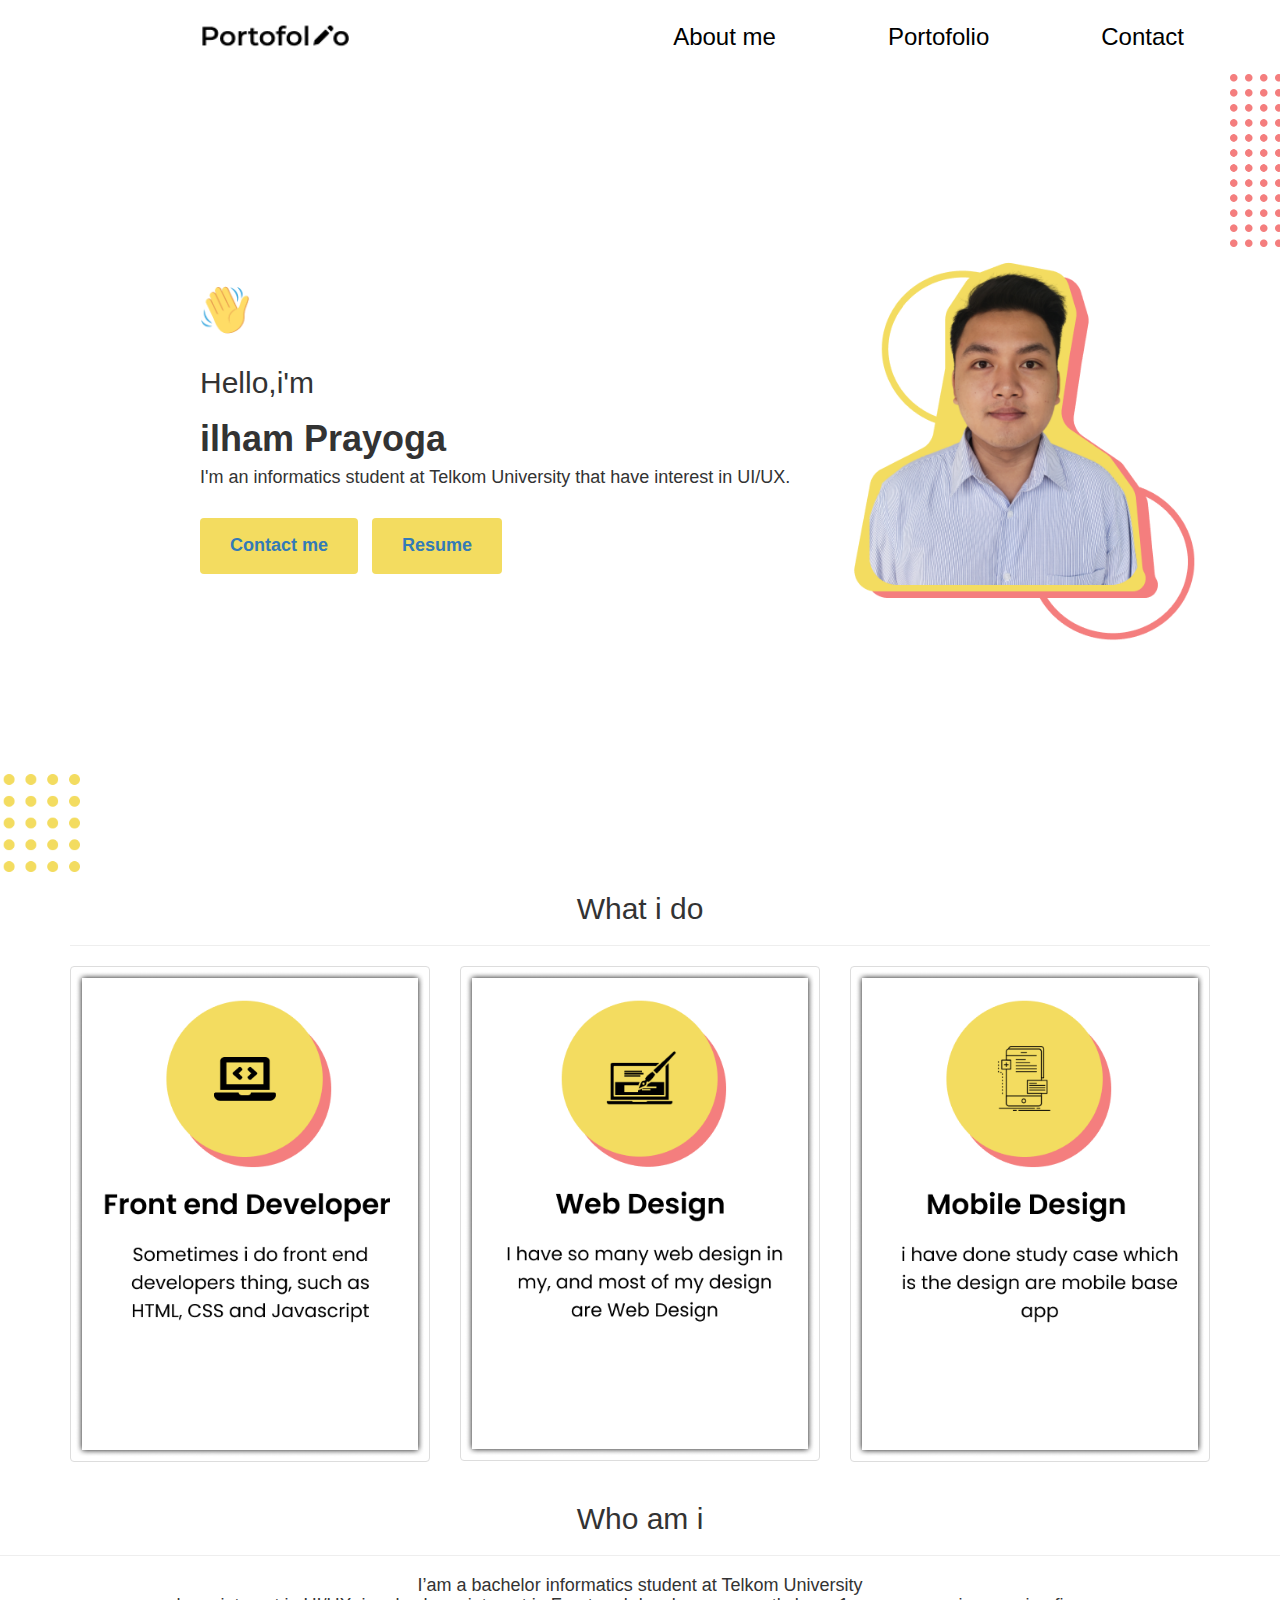
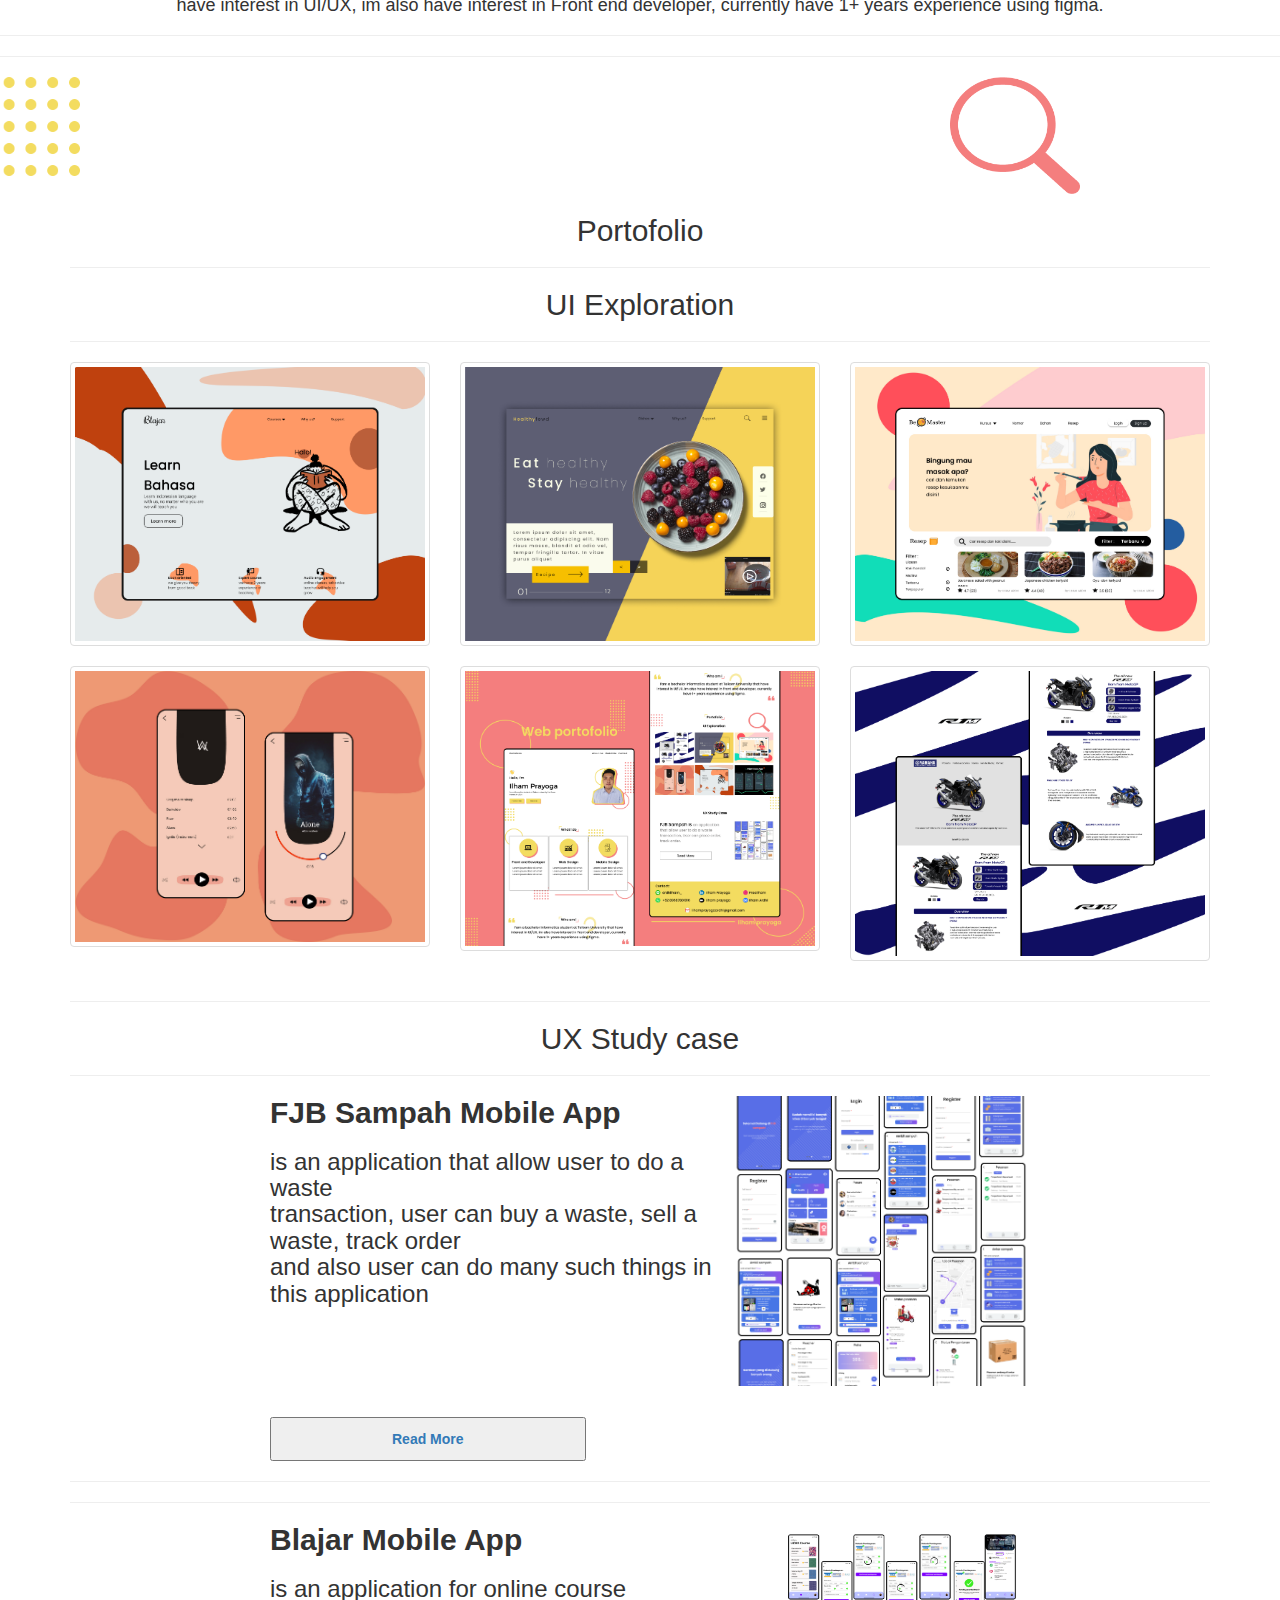
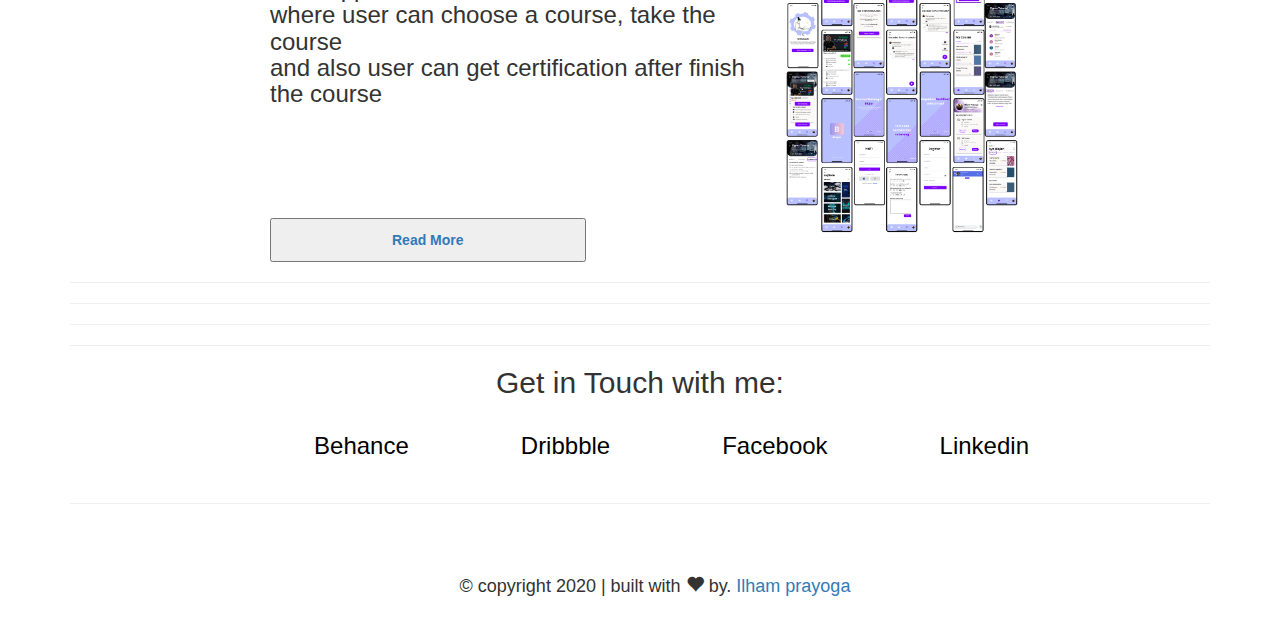
<file: index.html>
<!DOCTYPE html>
<html lang="en">
  <head>
    <meta charset="utf-8">
    <meta http-equiv="X-UA-Compatible" content="IE=edge">
    <meta name="viewport" content="width=device-width, initial-scale=1">
    <!-- The above 3 meta tags *must* come first in the head; any other head content must come *after* these tags -->
    <title>My Portofolio</title>

    <!-- Bootstrap -->
    <link href="css/bootstrap.min.css" rel="stylesheet">
    <link rel="stylesheet" href="css/style.css">

    <!-- HTML5 shim and Respond.js for IE8 support of HTML5 elements and media queries -->
    <!-- WARNING: Respond.js doesn't work if you view the page via file:// -->
    <!--[if lt IE 9]>
      <script src="https://oss.maxcdn.com/html5shiv/3.7.3/html5shiv.min.js"></script>
      <script src="https://oss.maxcdn.com/respond/1.4.2/respond.min.js"></script>
    <![endif]-->
  </head>
  <body>
    <!-- navbar start -->
  <div>
    <img src="img/Logo.png" id="Logo">
      <ul>
        <li><a href="#contact">Contact</a></li>
        <li class="dropdown">
          <a href="#portofolio" class="dropbtn">Portofolio</a>
        <li><a href="#whatido">About me</a></li>
      </ul>
  </div>  
    <!--Navbar End-->

    <!--dekor-->
    <div>
      <img src="img/Titik Merah.png" id="titik">
    </div>
    <!--dekor end-->

    <!-- Hero Banner-->

    <div class="banner">
      <img src="img/hi.png" id="hi">
      <img src="img/ilhamprayoga.png" id="fotoilham">
      <!--<img src="img/Titik Merah.png" id="titik">-->
      <h2>Hello,i'm</h2>
      <h1><b>ilham Prayoga</b></h1>
      <h4>I'm an informatics student at Telkom University that have interest in UI/UX.</h4>
      <a href="http://wa.me/6289687801916">
        <button class="btn btn-outline-secondary tombol"><b>Contact me</b></button>
      </a>
      <a href="img/CV ILHAM PRAYOGA.pdf" download="">
        <button class="btn btn-outline-secondary tombol"><b>Resume</b></button>
      </a>
    </div> 

    <!--akhir Hero banner-->


    <!--dekor-->
    <div>
      <img src="img/Titik Kuning.png" id="titikk">
    </div>
    <!--dekor end-->

   <!--What i do-->
    <section class="whatido">
      <div class="container">
        <div class="row">
          <div class="col-sm-12 text-center">
            <h2 id="whatido">What i do</h2>
            <hr>
          </div>
        </div>
      
      <div class="row">
        <div class="col-sm-4">
          <a href="" class="thumbnail">
            <img src="img/Front end dev.png" alt="">
          </a>
        </div>
        <div class="col-sm-4" id="mid">
          <a href="" class="thumbnail">
            <img src="img/Web Design.png" alt="">
          </a>
        </div>
        <div class="col-sm-4">
          <a href="" class="thumbnail">
            <img src="img/Mobile Design.png" alt="">
          </a>
        </div>
      </div>

    </div>
    </section>
    <!--akhir What i do--> 

    <!--Who am i-->
    <h2 class="text-center">Who am i</h2>
    <hr>
    <h4 class="text-center" id="whoami">I’am a bachelor informatics student at Telkom University<br> have interest in UI/UX, im also have interest in Front end developer, currently have 1+ years experience using figma.</h4>
    <hr>
    <hr>
    <!--akhir Who am i-->
    
    <!--dekor-->
    <div>
      <img src="img/Titik Kuning.png" id="titikk">
      <img src="img/Magnify.png" id="kaca">
    </div>
  <!--dekor end-->
       <!--portofolio-->
       <div class="container">
        <div class="row">
          <div class="col-sm-12 text-center">
            <h2>Portofolio</h2>
            <hr>
            <h2>UI Exploration</h2>
            <hr>
          </div>
        </div>
      
      <div class="row" id="portofolio">
        <div class="col-sm-4">
          <a href="img/5.png" class="thumbnail">
            <img src="img/5.png">
          </a>
        </div>
        <div class="col-sm-4">
          <a href="img/2.jpg" class="thumbnail">
            <img src="img/2.jpg">
          </a>
        </div>
        <div class="col-sm-4">
          <a href="img/3.jpg" class="thumbnail">
            <img src="img/3.jpg">
          </a>
      </div>
        <div class="col-sm-4">
          <a href="img/4.jpg" class="thumbnail">
            <img src="img/4.jpg">
          </a>
        </div>
        <div class="col-sm-4">
          <a href="img/1.png" class="thumbnail">
            <img src="img/1.png">
          </a>
        </div>
        <div class="col-sm-4">
          <a href="img/1.jpg" class="thumbnail">
            <img src="img/1.jpg">
          </a>
        </div>
      </div>  
      <hr>
      <div>
        <h2 class="text-center">UX Study case</h2>
        <hr>
        <img src="img/poster.png" id="poster">
        <h2 class="text-left" id="ux"><b>FJB Sampah Mobile App</b></h2>
        <h3 class="text-left"id="ux">is an application that allow user to do a waste <br> transaction, user can buy a waste, sell a waste, track order<br>and also user can do many such things in this application </h3>
        <a href="https://praailham.medium.com/" >
        <button id="readmore"><b>Read More</b></button>
        </a>
        <hr>
      </div>
      <div>
        <hr>
        <img src="img/poster2.png" id="poster2">
        <h2 class="text-left" id="ux"><b>Blajar Mobile App</b></h2>
        <h3 class="text-left"id="ux">is an application for online course <br>where user can choose a course, take the course <br>and also user can get certification after finish the course </h3>
        <a href="https://praailham.medium.com/" >
          <button id="readmore"><b>Read More</b></button>
        </a>
        <hr>
        <hr>
        <hr>
        <hr>
           <!--Who am i-->
      <h2 class="text-center" >Get in Touch with me:</h2>
        <div class="container text-center">
          <div class="row">
            <div class="col-sm-12">
              <ul id="kontak">
                <li><a href="https://www.linkedin.com/in/ilham-prayoga-a2a96a1a3/">Linkedin</a></li>
                <li><a href="https://www.facebook.com/ilham.p.ardhi/">Facebook</a></li>
                <li><a href="https://dribbble.com/praailham">Dribbble</a></li>
                <li><a href="https://www.behance.net/ilhamardhi">Behance</a></li>
              </ul>
            </div>
          </div>
        </div>
    <hr>
      </div>
    </section>
      <!--akhir portofolio-->
      
      <!--Contact-->
      <footer id="contact">
        <div class="container text-center">
          <div class="row">
            <div class="col-sm-12">
              <p>&copy; copyright 2020 | built with <i class="glyphicon
                glyphicon-heart"></i> by. <a href="https://www.instagram.com/praailham_/?hl=en">Ilham prayoga</a></p>
            </div>
          </div>
        </div>
      </footer>
      <!--akhir contact-->
    <!-- jQuery (necessary for Bootstrap's JavaScript plugins) -->
    <script>
    </script>
    <script src="https://ajax.googleapis.com/ajax/libs/jquery/1.12.4/jquery.min.js"></script>
    <!-- Include all compiled plugins (below), or include individual files as needed -->
    <script src="js/bootstrap.min.js"></script>
  </body>
</html>
</file>
<file: css/style.css>
/*------------Navbar area----------------*/
ul {
    list-style-type: none;
    margin: 0;
    padding: 0;
    overflow: hidden;
  }
  #Logo{
      float: left;
      width: 150px;
      margin-top: 20px;
      margin-left: 200px;
  }
  #titik{
      float: right;
      width: 100px;
  }
  
  li {
    float: right;
    
    font-size: 24px;
  }
  
  li a {
    display: block;
    color:black;
    text-align: center;
    padding: 20px 16px;
    text-decoration: none;
    margin-right: 80px;
  }
  li.dropdown {
    display: inline-block;
  }
.dropdown-content a:hover {background-color: yellow}

.dropdown:hover .dropdown-content {
  display: block;
}
li.dropdown {
    display: inline-block;
  }
  .dropdown-content {
    display: none;
    position: absolute;
    z-index: 1;
  }
/*------------ End Navbar area----------------*/

/*------------Landing page area----------------*/
#fotoilham {
    width: 350px;
    float: right;
    margin-right: -120px;
    margin-top: -80px;
}
#hi{
    width: 50px;
}
#titik{
    width: 50px;
   margin-left: 1500px;
}
#titikk{
    width: 80px;
    float: left;
}

.banner{
    margin: 200px;
}

.tombol{
    background-color: #F3DC60;
    padding: 15px 30px;
    margin-right: 10px;
    margin-top: 20px;
    border-color: pink;
    border: 10px;
    font-size: large;
}

/*------------End Landing page area----------------*/

/*------------Who am iarea----------------*/

/*------------End Who am i  area----------------*/

#kaca{
    width: 130px;
    float: right;
    margin-right: 200px;
}


/*------------Portofolio area----------------*/

#ux{
    margin-left: 200px;
}
#poster {
    width: 300px;
    margin-right: 180px;
    float: right;
}
#poster2 {
    width: 250px;
    margin-right: 180px;
    float: right;
}
#readmore {
    margin-left: 200px;
    margin-top: 100px;
    padding: 10px 120px;
}

/*------------Portofolio area----------------*/
#kontak{
    margin-right: 100px;
  }

footer {
    background-color: white;
    width: 100%;
    height: 100px;
    padding-top: 50px;
    font-size: large;
}
</file>
